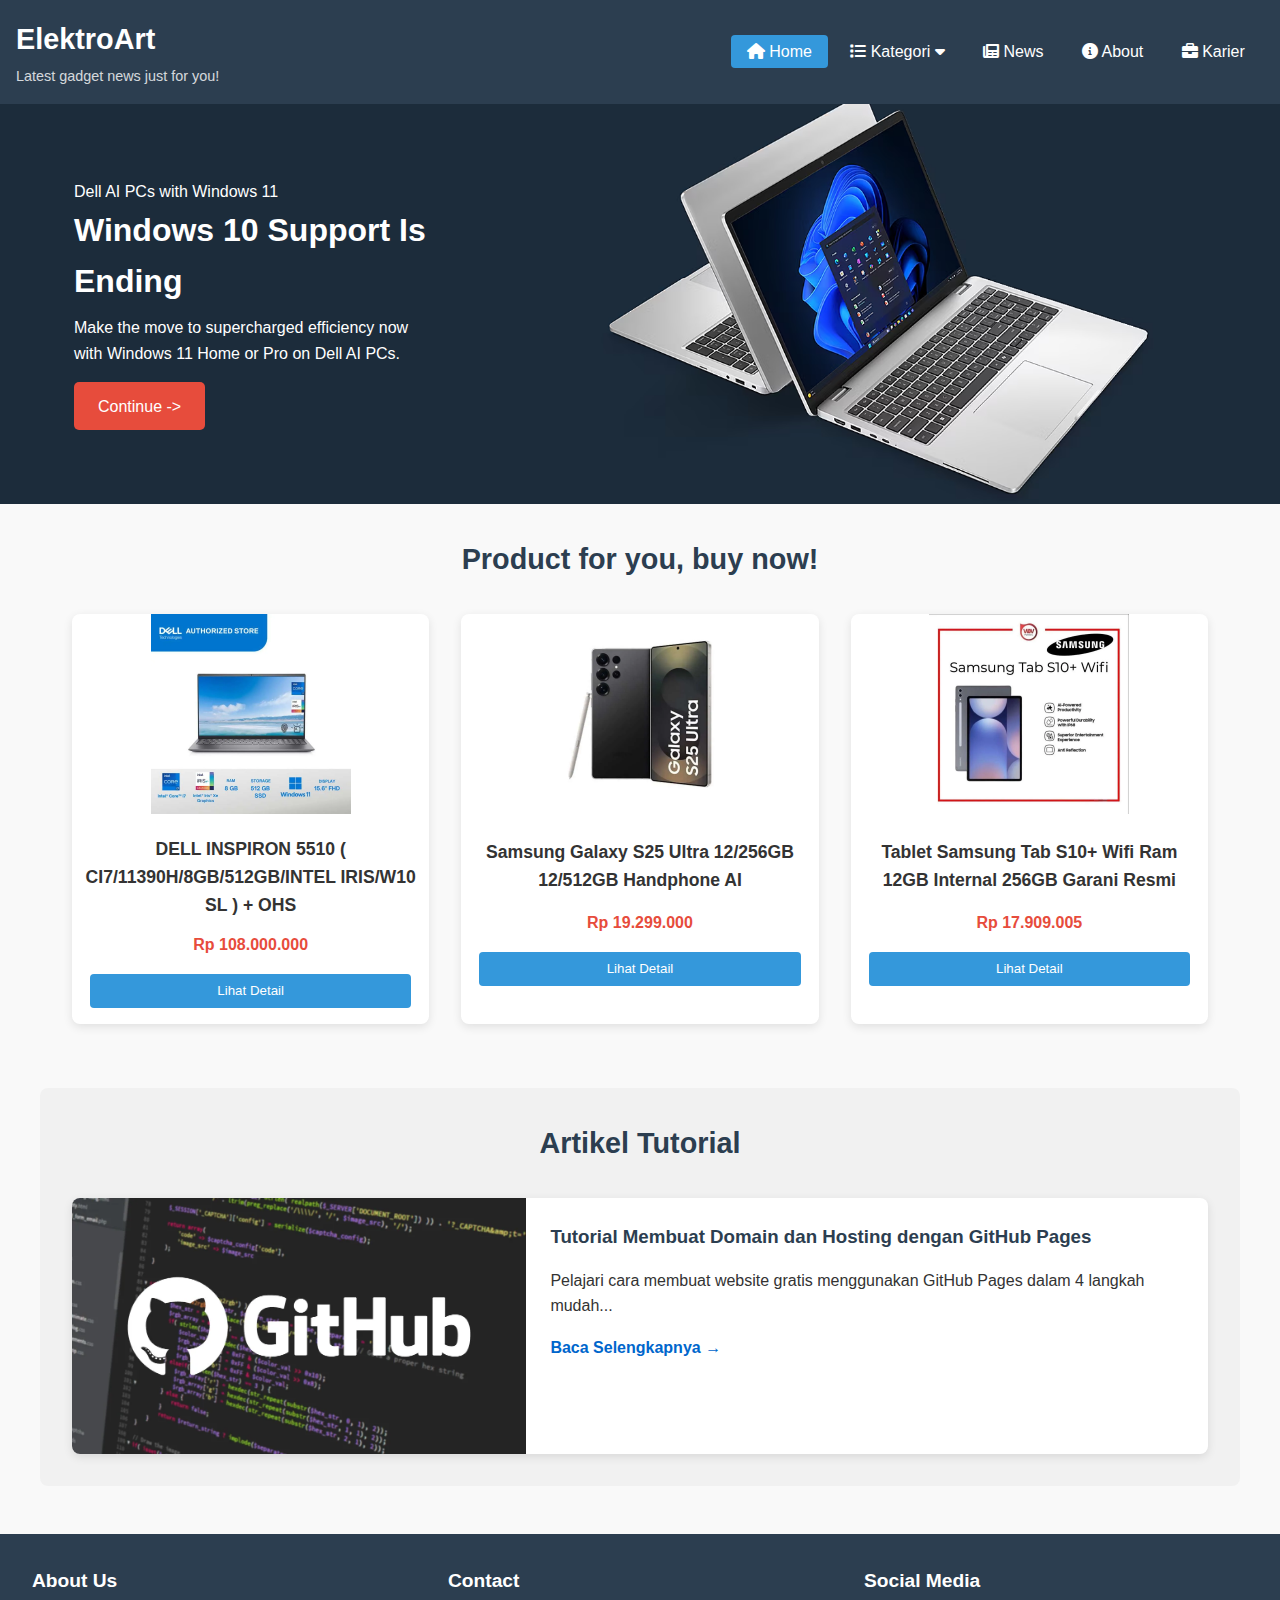
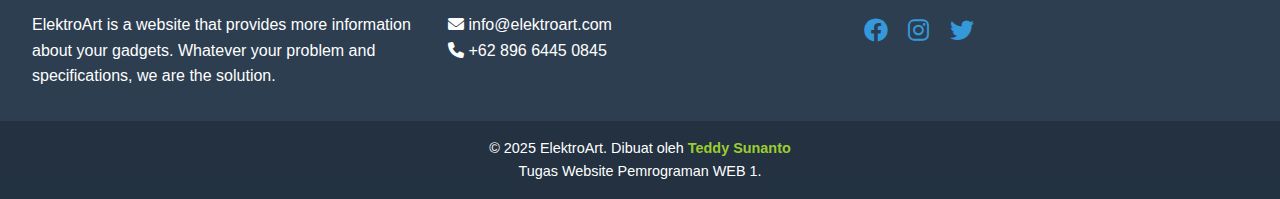
<file: index.html>
<!DOCTYPE html>
<html lang="id">
<head>
    <meta charset="UTF-8">
    <meta name="viewport" content="width=device-width, initial-scale=1.0">
    <title>ElektroArt</title>
    <link rel="stylesheet" href="css/style.css">
    <link rel="stylesheet" href="https://cdnjs.cloudflare.com/ajax/libs/font-awesome/6.0.0/css/all.min.css">
</head>
<body>
    <header>
        <div class="logo">
            <h1>ElektroArt</h1>
            <p>Latest gadget news just for you!</p>
        </div>
        <nav>
            <ul>
                <li><a href="index.html" class="active"><i class="fas fa-home"></i> Home</a></li>
                <li class="dropdown">
                    <a href="javascript:void(0)"><i class="fas fa-list"></i> Kategori <i class="fas fa-caret-down"></i></a>
                    <div class="dropdown-content">
                        <a href="maintenance.html">Laptop</a>
                        <a href="maintenance.html">Handphone</a>
                        <a href="maintenance.html">Tablet</a>
                    </div>
                </li>
                <li><a href="news.html"><i class="fas fa-newspaper"></i> News</a></li>
                <li><a href="about.html"><i class="fas fa-info-circle"></i> About</a></li>
                <li><a href="career.html"><i class="fas fa-briefcase"></i> Karier</a></li>
            </ul>
        </nav>
        <div class="hamburger-menu">
            <i class="fas fa-bars"></i>
        </div>
    </header>

    <section class="banner">
        <img src="assets/images/dell-banner.png" alt="Promo Laptop Terbaru">
        <div class="banner-text">
            <p>Dell AI PCs with Windows 11</p>
            <h2>Windows 10 Support Is <br> Ending</h2>
            <p>Make the move to supercharged efficiency now <br>
                with Windows 11 Home or Pro on Dell AI PCs.
            </p>
            <a href="dell-windows.html" class="btn">Continue -></a>
        </div>
    </section>

    <section class="featured">
        <h2>Product for you, buy now!</h2>
        <div class="products">
            <div class="product-card">
                <img src="assets/images/dell_dell_inspiron_5510.png" alt="Laptop Gaming">
                <h3>DELL INSPIRON 5510 ( CI7/11390H/8GB/512GB/INTEL IRIS/W10 SL ) + OHS</h3>
                <p>Rp 108.000.000</p>
                <button onclick="location.href='https://www.blibli.com/p/dell-inspiron-5510-ci7-11390h-8gb-512gb-intel-iris-w10-sl-ohs/ps--DES-26029-01002'">Lihat Detail</button>
            </div>
            <div class="product-card">
                <img src="assets/images/samsung_samsung_s25_ultra.png" alt="Smartphone Flagship">
                <h3>Samsung Galaxy S25 Ultra 12/256GB 12/512GB Handphone AI</h3>
                <p>Rp 19.299.000</p>
                <button onclick="location.href='https://www.blibli.com/p/samsung-galaxy-s25-ultra-12-256gb-12-512gb-handphone-ai/is--SAM-60090-00835-00004'">Lihat Detail</button>
            </div>
            <div class="product-card">
                <img src="assets/images/samsung_tablet_samsung_tab_s10.png" alt="Tablet Premium">
                <h3>Tablet Samsung Tab S10+ Wifi Ram 12GB Internal 256GB Garani Resmi</h3>
                <p>Rp 17.909.005</p>
                <button onclick="location.href='https://www.blibli.com/p/tablet-samsung-tab-s10-wifi-ram-12gb-internal-256gb-garani-resmi/ps--WWP-70004-01485'">Lihat Detail</button>
            </div>
        </div>
    </section>

    <section class="tutorial-section">
        <h2>Artikel Tutorial</h2>
        <div class="tutorial-card">
            <img src="assets/images/github.png" alt="GitHub Tutorial">
            <div class="tutorial-content">
                <h3>Tutorial Membuat Domain dan Hosting dengan GitHub Pages</h3>
                <p>Pelajari cara membuat website gratis menggunakan GitHub Pages dalam 4 langkah mudah...</p>
                <a href="tutorial-github.html" class="read-more">Baca Selengkapnya →</a>
            </div>
        </div>
    </section>

    <footer>
        <div class="footer-content">
            <div class="footer-section">
                <h3>About Us</h3>
                <p>ElektroArt is a website that provides more information about your gadgets. Whatever your problem and specifications, we are the solution.</p>
            </div>
            <div class="footer-section">
                <h3>Contact</h3>
                <p><i class="fas fa-envelope"></i> info@elektroart.com</p>
                <p><i class="fas fa-phone"></i> +62 896 6445 0845</p>
            </div>
            <div class="footer-section">
                <h3>Social Media</h3>
                <a href="https://web.facebook.com/" title="Facebook — ElektroArt"><i class="fab fa-facebook"></i></a>
                <a href="https://www.instagram.com/" title="Instagram — ElektroArt"><i class="fab fa-instagram"></i></a>
                <a href="https://x.com/home" title="X (Twitter) — ElektroArt"><i class="fab fa-twitter"></i></a>
            </div>
        </div>
        <div class="footer-bottom">
            <p>&copy; 2025 ElektroArt. Dibuat oleh <a href="about.html" class="author-link"> Teddy Sunanto </a><br> Tugas Website Pemrograman WEB 1.</p>
        </div>
    </footer>

    <script src="js/main.js"></script>
</body>
</html>
</file>
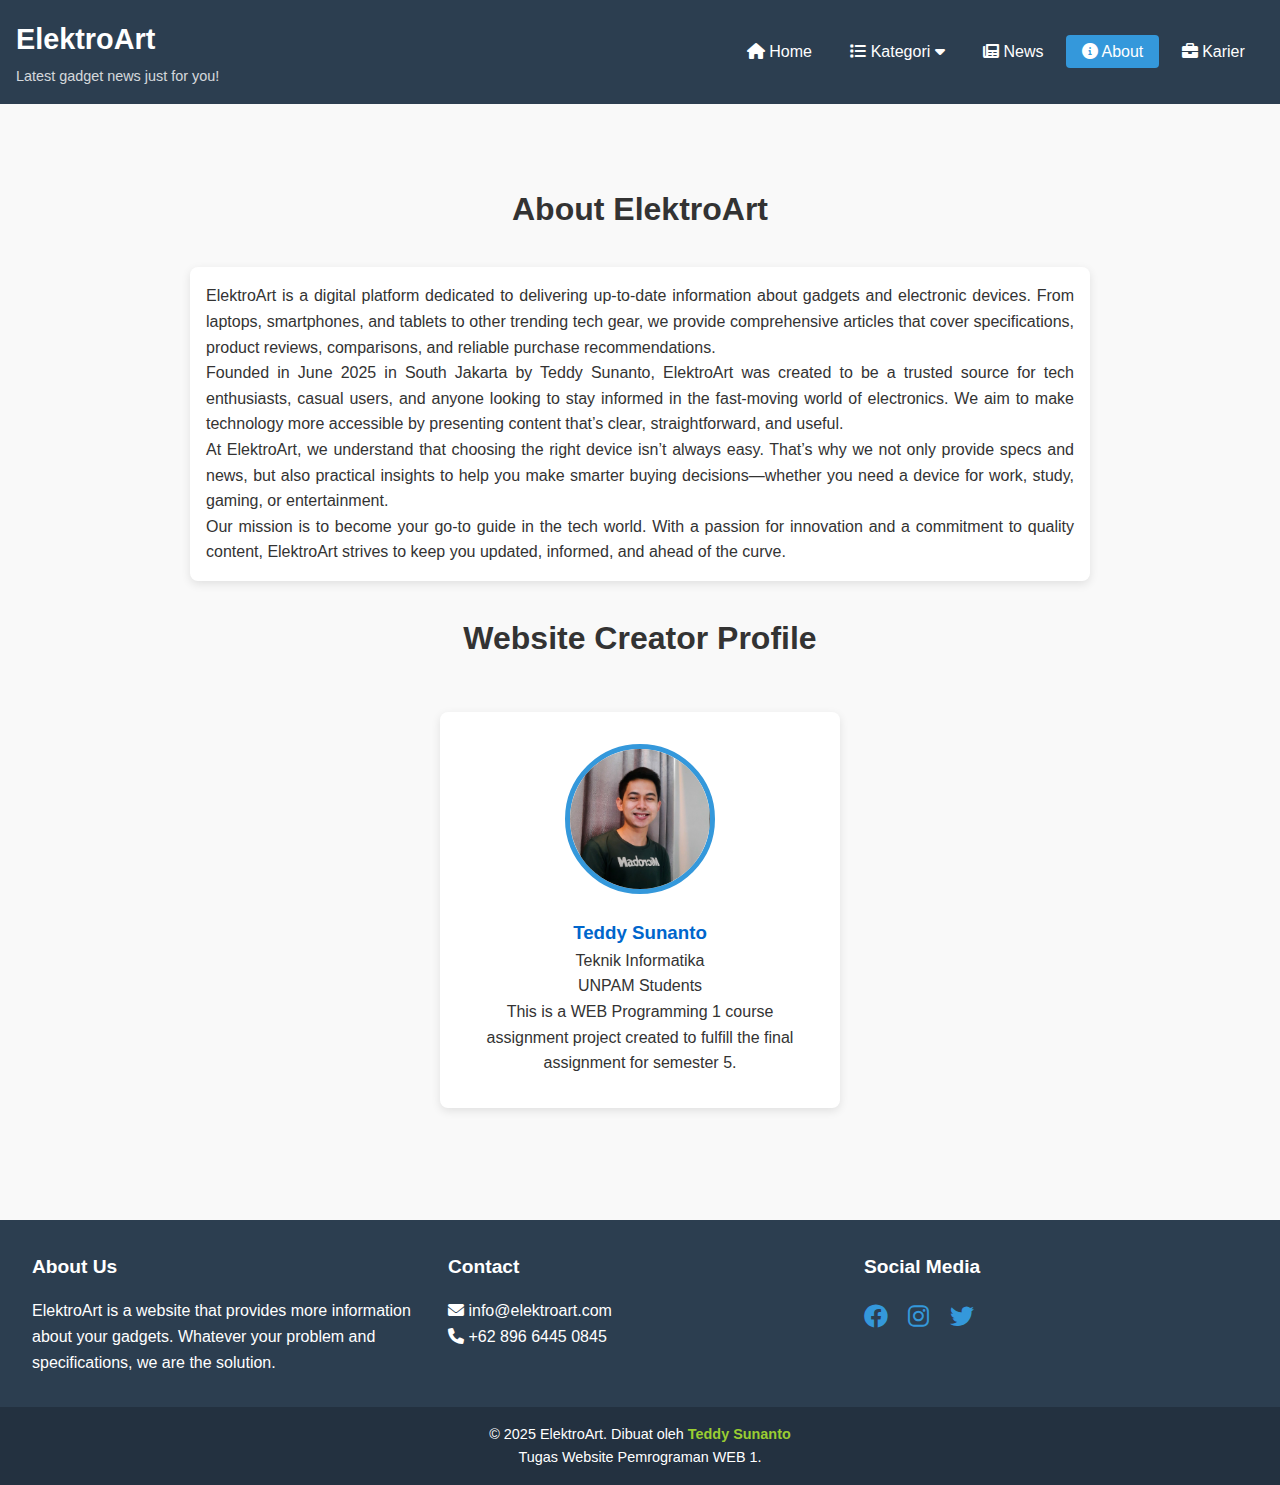
<file: about.html>
<!DOCTYPE html>
<html lang="id">
<head>
    <meta charset="UTF-8">
    <meta name="viewport" content="width=device-width, initial-scale=1.0">
    <title>Tentang Kami - ElektroShop</title>
    <link rel="stylesheet" href="css/style.css">
    <link rel="stylesheet" href="https://cdnjs.cloudflare.com/ajax/libs/font-awesome/6.0.0/css/all.min.css">
</head>
<body>
    <!-- Header sama seperti index.html -->
         <header>
        <div class="logo">
            <h1>ElektroArt</h1>
            <p>Latest gadget news just for you!</p>
        </div>
        <nav>
            <ul>
                <li><a href="index.html" class="active"><i class="fas fa-home"></i> Home</a></li>
                <li class="dropdown">
                    <a href="javascript:void(0)"><i class="fas fa-list"></i> Kategori <i class="fas fa-caret-down"></i></a>
                    <div class="dropdown-content">
                        <a href="maintenance.html">Laptop</a>
                        <a href="maintenance.html">Handphone</a>
                        <a href="maintenance.html">Tablet</a>
                    </div>
                </li>
                <li><a href="news.html"><i class="fas fa-newspaper"></i> News</a></li>
                <li><a href="about.html"><i class="fas fa-info-circle"></i> About</a></li>
                <li><a href="career.html"><i class="fas fa-briefcase"></i> Karier</a></li>
            </ul>
        </nav>
        <div class="hamburger-menu">
            <i class="fas fa-bars"></i>
        </div>
    </header>

    <main class="about-page">
        <section class="about-section">
            <h1 class="page-title">About ElektroArt</h1>
            <div class="about-isi">
            <p>ElektroArt is a digital platform dedicated to delivering up-to-date information about gadgets and electronic devices. From laptops, smartphones, and tablets to other trending tech gear, we provide comprehensive articles that cover specifications, product reviews, comparisons, and reliable purchase recommendations.</p>
            <p>Founded in June 2025 in South Jakarta by Teddy Sunanto, ElektroArt was created to be a trusted source for tech enthusiasts, casual users, and anyone looking to stay informed in the fast-moving world of electronics. We aim to make technology more accessible by presenting content that’s clear, straightforward, and useful.</p>
            <p>At ElektroArt, we understand that choosing the right device isn’t always easy. That’s why we not only provide specs and news, but also practical insights to help you make smarter buying decisions—whether you need a device for work, study, gaming, or entertainment.</p>
            <p>Our mission is to become your go-to guide in the tech world. With a passion for innovation and a commitment to quality content, ElektroArt strives to keep you updated, informed, and ahead of the curve.</p>
            </div>
        </section>
        
        <section class="profile-section">
            <h1 class="page-title">Website Creator Profile</h1>
            <div class="profile-card">
                <img src="assets/images/Profil.jpeg" alt="Profil Pembuat">
                <h3><a href="https://www.linkedin.com/in/teddy-sunanto/">Teddy Sunanto</a></h3>
                <p>Teknik Informatika</p>
                <p>UNPAM Students</p>
                <p>This is a WEB Programming 1 course assignment project created to fulfill the final assignment for semester 5.</p>
            </div>
        </section>
    </main>

    <!-- Footer sama seperti index.html -->
    <footer>
        <div class="footer-content">
            <div class="footer-section">
                <h3>About Us</h3>
                <p>ElektroArt is a website that provides more information about your gadgets. Whatever your problem and specifications, we are the solution.</p>
            </div>
            <div class="footer-section">
                <h3>Contact</h3>
                <p><i class="fas fa-envelope"></i> info@elektroart.com</p>
                <p><i class="fas fa-phone"></i> +62 896 6445 0845</p>
            </div>
            <div class="footer-section">
                <h3>Social Media</h3>
                <a href="https://web.facebook.com/" title="Facebook — ElektroArt"><i class="fab fa-facebook"></i></a>
                <a href="https://www.instagram.com/" title="Instagram — ElektroArt"><i class="fab fa-instagram"></i></a>
                <a href="https://x.com/home" title="X (Twitter) — ElektroArt"><i class="fab fa-twitter"></i></a>
            </div>
        </div>
        <div class="footer-bottom">
            <p>&copy; 2025 ElektroArt. Dibuat oleh <a href="about.html" class="author-link"> Teddy Sunanto </a><br> Tugas Website Pemrograman WEB 1.</p>
        </div>
    </footer>
   
    <script src="js/main.js"></script>
</body>
</html>
</file>
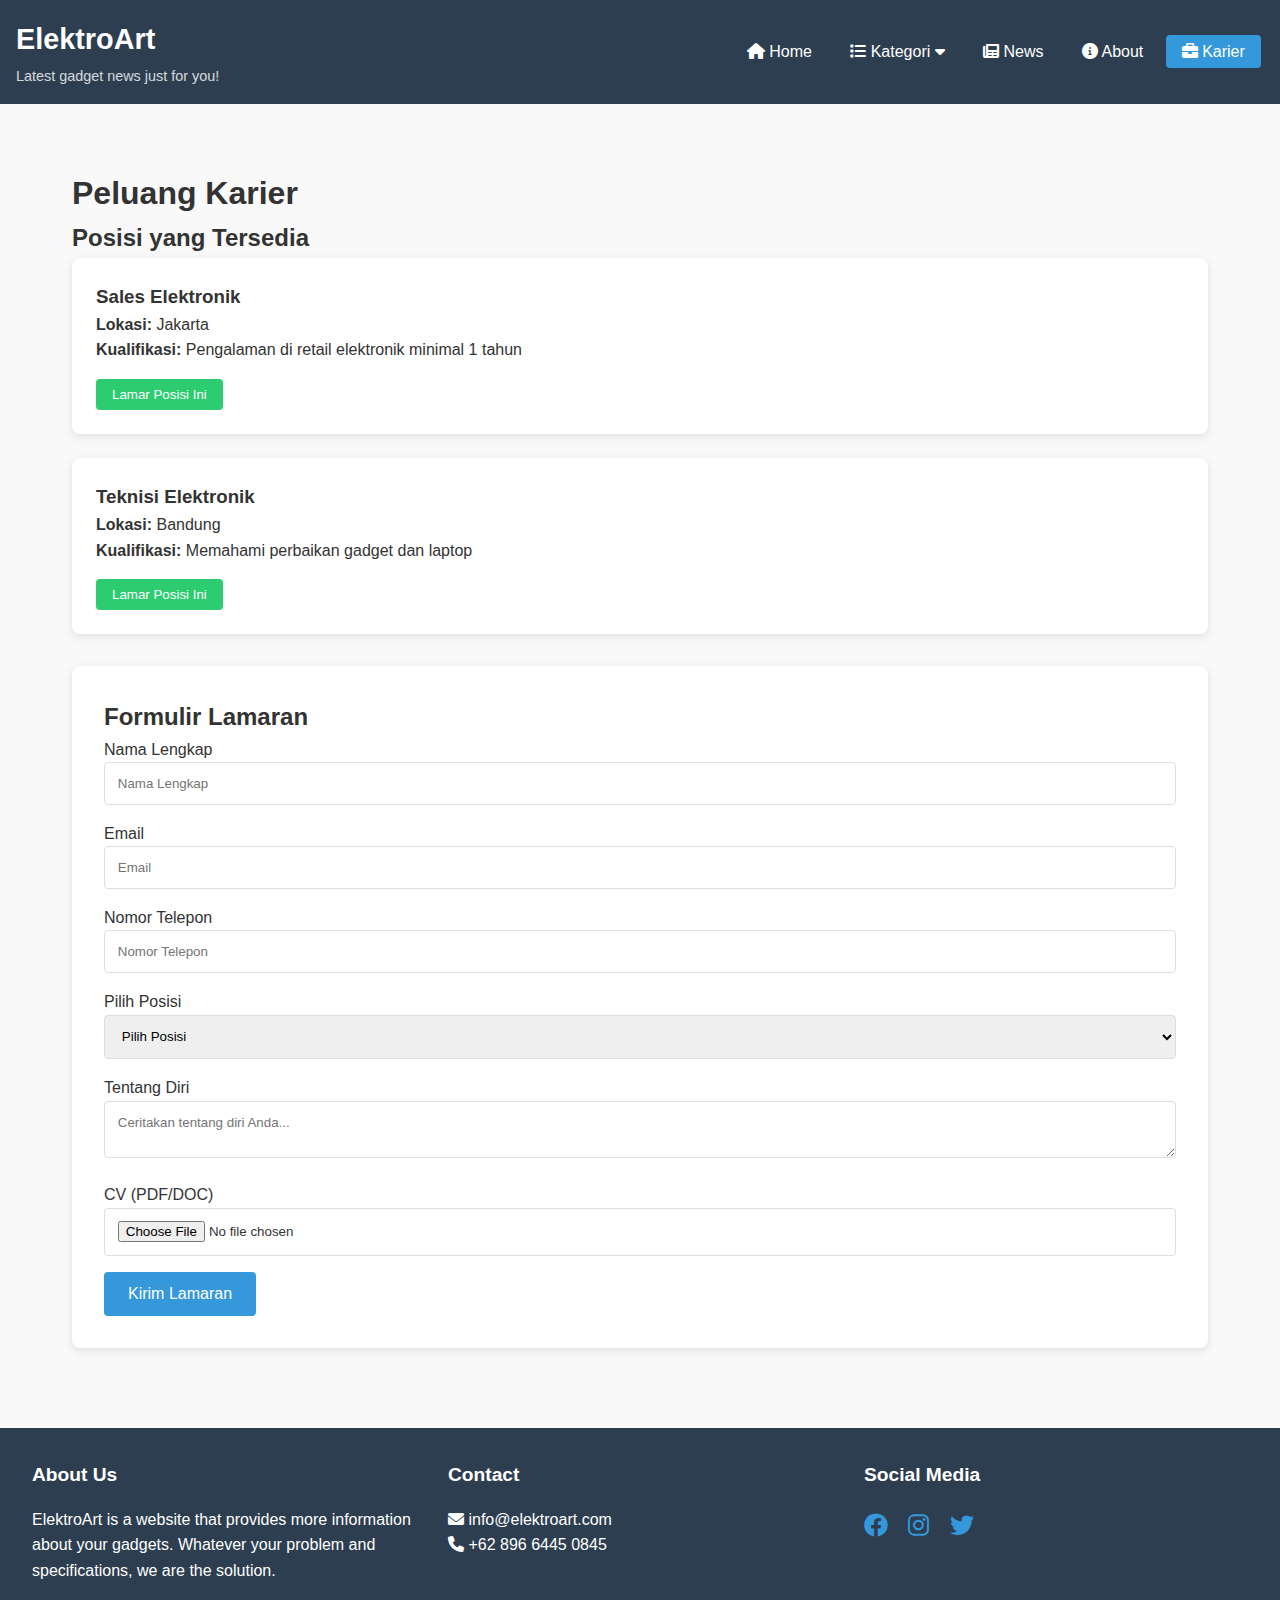
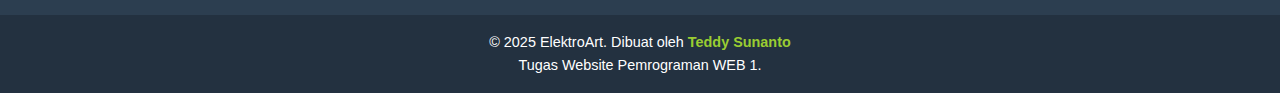
<file: career.html>
<!DOCTYPE html>
<html lang="id">
<head>
    <meta charset="UTF-8">
    <meta name="viewport" content="width=device-width, initial-scale=1.0">
    <title>Peluang Karier - ElektroShop</title>
    <link rel="stylesheet" href="css/style.css">
    <link rel="stylesheet" href="https://cdnjs.cloudflare.com/ajax/libs/font-awesome/6.0.0/css/all.min.css">
</head>
<body>
    <!-- Header sama seperti index.html -->
         <header>
        <div class="logo">
            <h1>ElektroArt</h1>
            <p>Latest gadget news just for you!</p>
        </div>
        <nav>
            <ul>
                <li><a href="index.html" class="active"><i class="fas fa-home"></i> Home</a></li>
                <li class="dropdown">
                    <a href="javascript:void(0)"><i class="fas fa-list"></i> Kategori <i class="fas fa-caret-down"></i></a>
                    <div class="dropdown-content">
                        <a href="maintenance.html">Laptop</a>
                        <a href="maintenance.html">Handphone</a>
                        <a href="maintenance.html">Tablet</a>
                    </div>
                </li>
                <li><a href="news.html"><i class="fas fa-newspaper"></i> News</a></li>
                <li><a href="about.html"><i class="fas fa-info-circle"></i> About</a></li>
                <li><a href="career.html"><i class="fas fa-briefcase"></i> Karier</a></li>
            </ul>
        </nav>
        <div class="hamburger-menu">
            <i class="fas fa-bars"></i>
        </div>
    </header>

    <main class="career-page">
        <h1>Peluang Karier</h1>
        
        <section class="job-openings">
            <h2>Posisi yang Tersedia</h2>
            
            <div class="job-card">
                <h3>Sales Elektronik</h3>
                <p><strong>Lokasi:</strong> Jakarta</p>
                <p><strong>Kualifikasi:</strong> Pengalaman di retail elektronik minimal 1 tahun</p>
                <button class="apply-btn" onclick="location.href='maintenance.html'">Lamar Posisi Ini</button>
            </div>
            
            <div class="job-card">
                <h3>Teknisi Elektronik</h3>
                <p><strong>Lokasi:</strong> Bandung</p>
                <p><strong>Kualifikasi:</strong> Memahami perbaikan gadget dan laptop</p>
                <button class="apply-btn" onclick="location.href='maintenance.html'">Lamar Posisi Ini</button>
            </div>
        </section>
        
        <section class="application-form">
            <h2>Formulir Lamaran</h2>
            <form>
                <label for="fullname">Nama Lengkap</label>
                <input id="fullname" name="fullname" type="text" placeholder="Nama Lengkap" required>

                <label for="email">Email</label>
                <input id="email" name="email" type="email" placeholder="Email" required>

                <label for="phone">Nomor Telepon</label>
                <input id="phone" name="phone" type="tel" placeholder="Nomor Telepon">

                <label for="position">Pilih Posisi</label>
                <select id="position" name="position" required>
                    <option value="">Pilih Posisi</option>
                    <option value="sales">Sales Elektronik</option>
                    <option value="technician">Teknisi Elektronik</option>
                </select>

                <label for="cover">Tentang Diri</label>
                <textarea id="cover" name="cover" placeholder="Ceritakan tentang diri Anda..."></textarea>

                <label for="resume">CV (PDF/DOC)</label>
                <input id="resume" name="resume" type="file" accept=".pdf,.doc,.docx">

                <button type="submit">Kirim Lamaran</button>
            </form>
        </section>
    </main>

    <!-- Footer sama seperti index.html -->
     <footer>
        <div class="footer-content">
            <div class="footer-section">
                <h3>About Us</h3>
                <p>ElektroArt is a website that provides more information about your gadgets. Whatever your problem and specifications, we are the solution.</p>
            </div>
            <div class="footer-section">
                <h3>Contact</h3>
                <p><i class="fas fa-envelope"></i> info@elektroart.com</p>
                <p><i class="fas fa-phone"></i> +62 896 6445 0845</p>
            </div>
            <div class="footer-section">
                <h3>Social Media</h3>
                <a href="https://web.facebook.com/" title="Facebook — ElektroArt"><i class="fab fa-facebook"></i></a>
                <a href="https://www.instagram.com/" title="Instagram — ElektroArt"><i class="fab fa-instagram"></i></a>
                <a href="https://x.com/home" title="X (Twitter) — ElektroArt"><i class="fab fa-twitter"></i></a>
            </div>
        </div>
        <div class="footer-bottom">
            <p>&copy; 2025 ElektroArt. Dibuat oleh <a href="about.html" class="author-link"> Teddy Sunanto </a><br> Tugas Website Pemrograman WEB 1.</p>
        </div>
    </footer>

    <script src="js/main.js"></script>
</body>
</html>
</file>
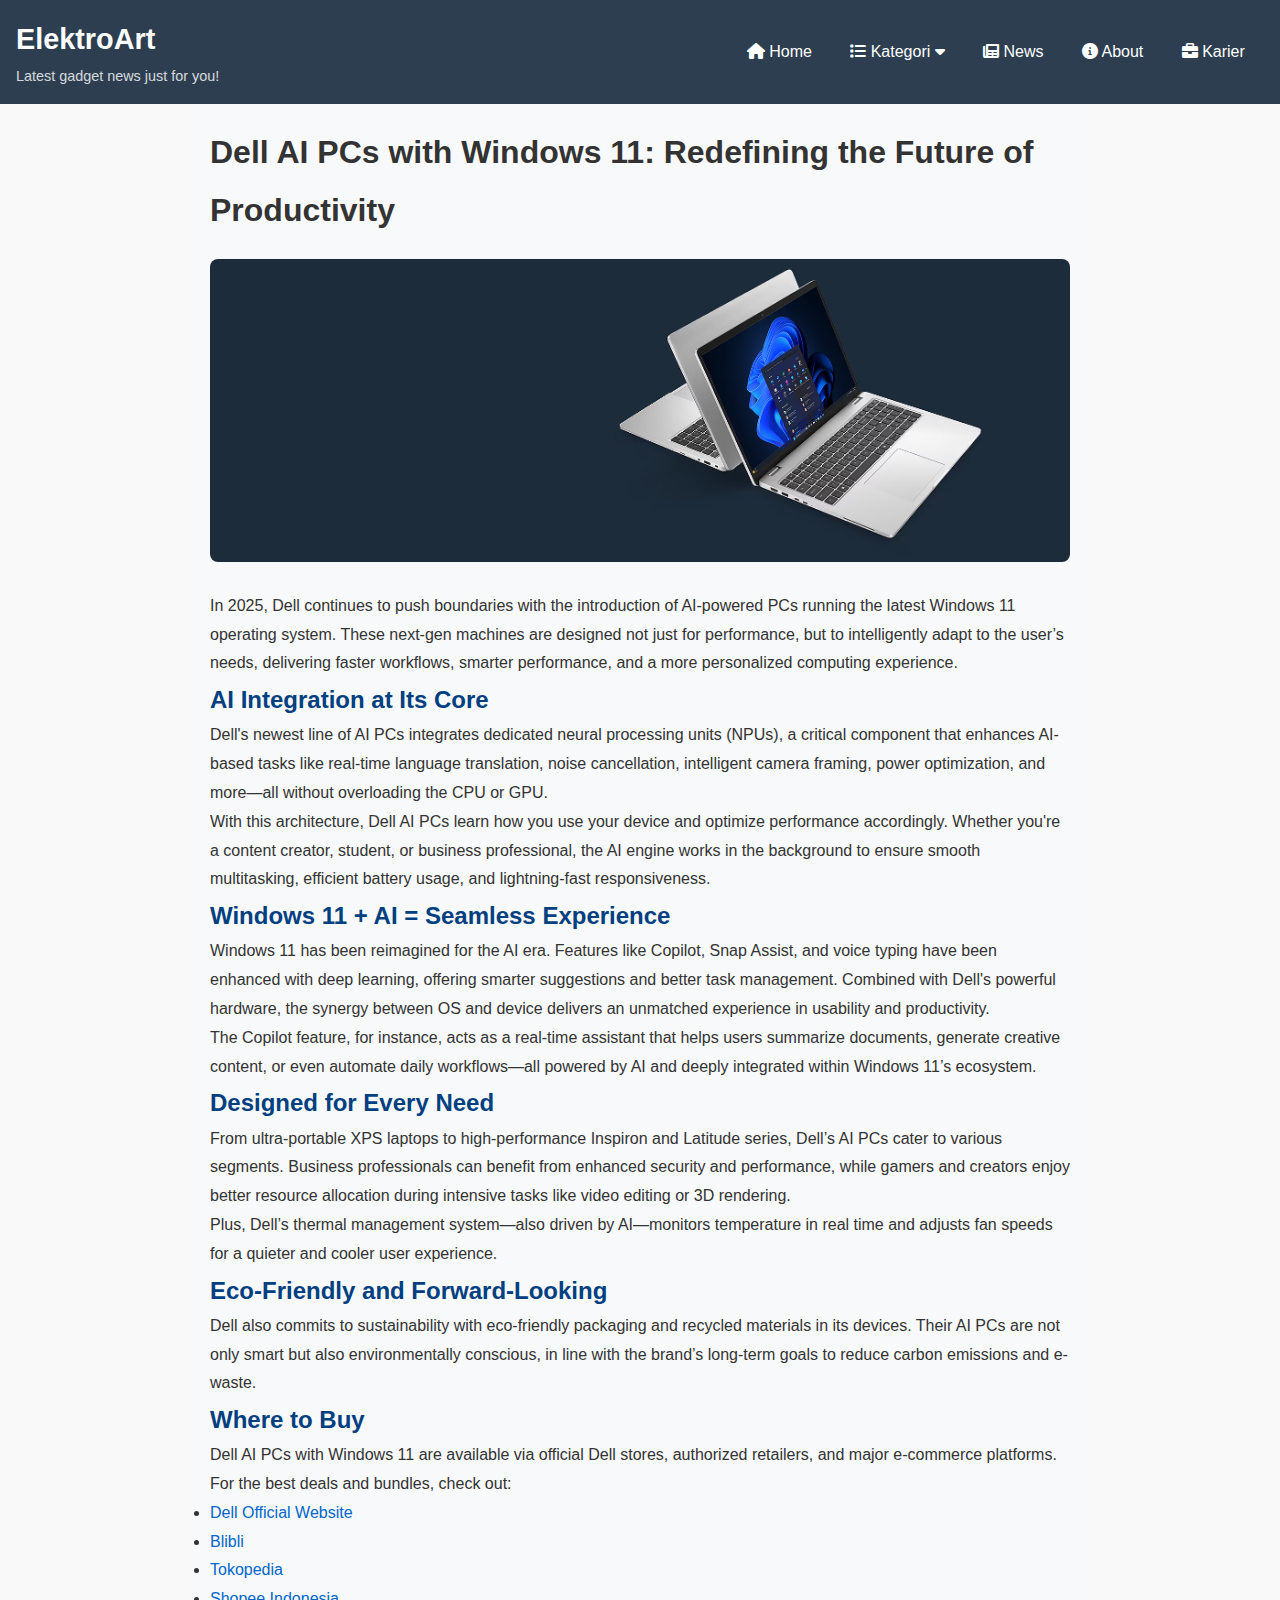
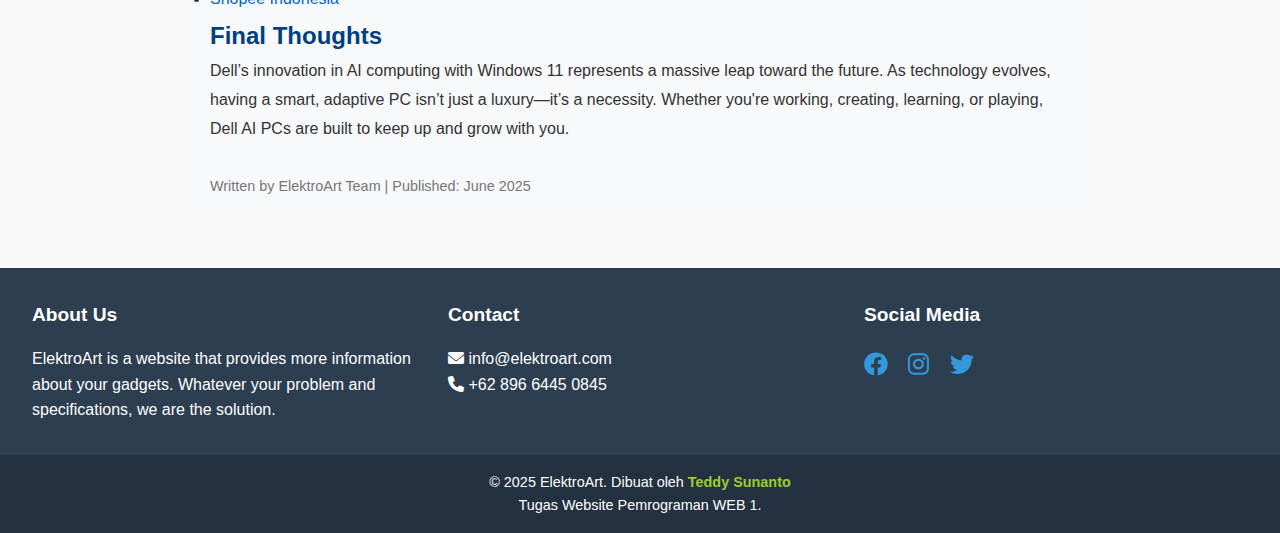
<file: dell-windows.html>
<!DOCTYPE html>
<html lang="en">
<head>
  <meta charset="UTF-8">
  <meta name="viewport" content="width=device-width, initial-scale=1">
  <title>Dell AI PCs with Windows 11</title>
  <link rel="stylesheet" href="css/style.css">
  <link rel="stylesheet" href="https://cdnjs.cloudflare.com/ajax/libs/font-awesome/6.0.0/css/all.min.css">
  <style>
    article {
      font-family: Arial, sans-serif;
      line-height: 1.8;
      background-color: #f8f9fa;
      color: #333;
      padding: 20px;
      max-width: 900px;
      margin: auto;
    }

    .article h1, h2 {
      color: #004080;
    }

    img {
      max-width: 100%;
      height: auto;
      margin: 20px 0;
      border-radius: 8px;
    }

    .article p {
      text-align: justify;
    }

    .source {
      font-size: 0.9em;
      color: #777;
      margin-top: 30px;
    }
  </style>
</head>
<body>
    <!-- Header sama seperti index.html -->
         <header>
        <div class="logo">
            <h1>ElektroArt</h1>
            <p>Latest gadget news just for you!</p>
        </div>
        <nav>
            <ul>
                <li><a href="index.html" class="active"><i class="fas fa-home"></i> Home</a></li>
                <li class="dropdown">
                    <a href="javascript:void(0)"><i class="fas fa-list"></i> Kategori <i class="fas fa-caret-down"></i></a>
                    <div class="dropdown-content">
                        <a href="maintenance.html">Laptop</a>
                        <a href="maintenance.html">Handphone</a>
                        <a href="maintenance.html">Tablet</a>
                    </div>
                </li>
                <li><a href="news.html"><i class="fas fa-newspaper"></i> News</a></li>
                <li><a href="about.html"><i class="fas fa-info-circle"></i> About</a></li>
                <li><a href="career.html"><i class="fas fa-briefcase"></i> Karier</a></li>
            </ul>
        </nav>
        <div class="hamburger-menu">
            <i class="fas fa-bars"></i>
        </div>
    </header>
<article>
  <h1>Dell AI PCs with Windows 11: Redefining the Future of Productivity</h1>

  <img src="assets/images/dell-banner.png" alt="Dell AI PCs with Windows 11">

  <p>
    In 2025, Dell continues to push boundaries with the introduction of AI-powered PCs running the latest Windows 11 operating system. These next-gen machines are designed not just for performance, but to intelligently adapt to the user’s needs, delivering faster workflows, smarter performance, and a more personalized computing experience.
  </p>

  <h2>AI Integration at Its Core</h2>
  <p>
    Dell's newest line of AI PCs integrates dedicated neural processing units (NPUs), a critical component that enhances AI-based tasks like real-time language translation, noise cancellation, intelligent camera framing, power optimization, and more—all without overloading the CPU or GPU.
  </p>

  <p>
    With this architecture, Dell AI PCs learn how you use your device and optimize performance accordingly. Whether you're a content creator, student, or business professional, the AI engine works in the background to ensure smooth multitasking, efficient battery usage, and lightning-fast responsiveness.
  </p>

  <h2>Windows 11 + AI = Seamless Experience</h2>
  <p>
    Windows 11 has been reimagined for the AI era. Features like Copilot, Snap Assist, and voice typing have been enhanced with deep learning, offering smarter suggestions and better task management. Combined with Dell's powerful hardware, the synergy between OS and device delivers an unmatched experience in usability and productivity.
  </p>

  <p>
    The Copilot feature, for instance, acts as a real-time assistant that helps users summarize documents, generate creative content, or even automate daily workflows—all powered by AI and deeply integrated within Windows 11’s ecosystem.
  </p>

  <h2>Designed for Every Need</h2>
  <p>
    From ultra-portable XPS laptops to high-performance Inspiron and Latitude series, Dell’s AI PCs cater to various segments. Business professionals can benefit from enhanced security and performance, while gamers and creators enjoy better resource allocation during intensive tasks like video editing or 3D rendering.
  </p>

  <p>
    Plus, Dell’s thermal management system—also driven by AI—monitors temperature in real time and adjusts fan speeds for a quieter and cooler user experience.
  </p>

  <h2>Eco-Friendly and Forward-Looking</h2>
  <p>
    Dell also commits to sustainability with eco-friendly packaging and recycled materials in its devices. Their AI PCs are not only smart but also environmentally conscious, in line with the brand’s long-term goals to reduce carbon emissions and e-waste.
  </p>

  <h2>Where to Buy</h2>
  <p>
    Dell AI PCs with Windows 11 are available via official Dell stores, authorized retailers, and major e-commerce platforms. For the best deals and bundles, check out:
    <ul>
      <li><a href="https://www.dell.com" target="_blank" rel="noopener">Dell Official Website</a></li>
      <li><a href="https://www.blibli.com" target="_blank" rel="noopener">Blibli</a></li>
      <li><a href="https://www.tokopedia.com" target="_blank" rel="noopener">Tokopedia</a></li>
      <li><a href="https://www.shopee.co.id" target="_blank" rel="noopener">Shopee Indonesia</a></li>
    </ul>
  </p>

  <h2>Final Thoughts</h2>
  <p>
    Dell’s innovation in AI computing with Windows 11 represents a massive leap toward the future. As technology evolves, having a smart, adaptive PC isn’t just a luxury—it’s a necessity. Whether you're working, creating, learning, or playing, Dell AI PCs are built to keep up and grow with you.
  </p>

  <div class="source">
    Written by ElektroArt Team | Published: June 2025
  </div>
</article>
   <!-- Footer sama seperti index.html -->
     <footer>
        <div class="footer-content">
            <div class="footer-section">
                <h3>About Us</h3>
                <p>ElektroArt is a website that provides more information about your gadgets. Whatever your problem and specifications, we are the solution.</p>
            </div>
            <div class="footer-section">
                <h3>Contact</h3>
                <p><i class="fas fa-envelope"></i> info@elektroart.com</p>
                <p><i class="fas fa-phone"></i> +62 896 6445 0845</p>
            </div>
            <div class="footer-section">
                <h3>Social Media</h3>
                <a href="https://web.facebook.com/" title="Facebook — ElektroArt"><i class="fab fa-facebook"></i></a>
                <a href="https://www.instagram.com/" title="Instagram — ElektroArt"><i class="fab fa-instagram"></i></a>
                <a href="https://x.com/home" title="X (Twitter) — ElektroArt"><i class="fab fa-twitter"></i></a>
            </div>
        </div>
        <div class="footer-bottom">
            <p>&copy; 2025 ElektroArt. Dibuat oleh <a href="about.html" class="author-link"> Teddy Sunanto </a><br> Tugas Website Pemrograman WEB 1.</p>
        </div>
    </footer>
     <script src="js/main.js"></script>
</body>
</html>
</file>
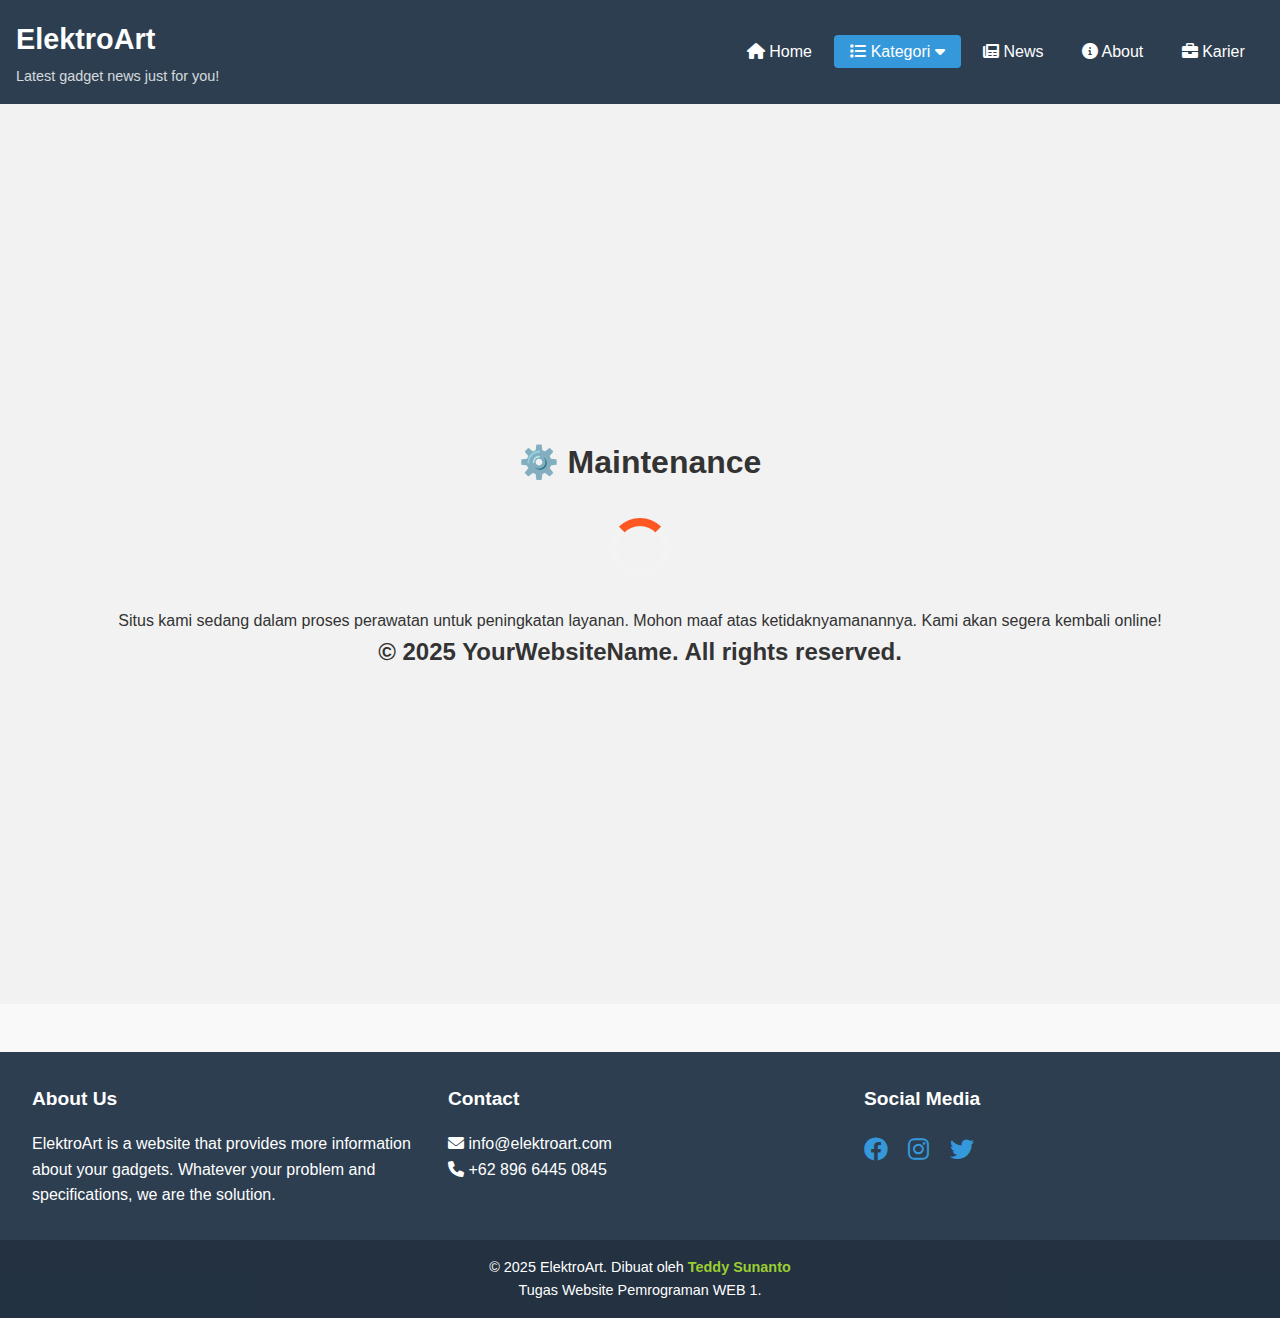
<file: maintenance.html>
<!DOCTYPE html>
<html lang="id">
<head>
  <meta charset="UTF-8" />
  <meta name="viewport" content="width=device-width, initial-scale=1.0" />
  <title>Situs Sedang Maintenance</title>
  <link rel="stylesheet" href="css/style.css">
  <link rel="stylesheet" href="https://cdnjs.cloudflare.com/ajax/libs/font-awesome/6.0.0/css/all.min.css">
  <style>
    article {
      background-color: #f2f2f2;
      color: #333;
      font-family: 'Segoe UI', Tahoma, Geneva, Verdana, sans-serif;
      display: flex;
      flex-direction: column;
      align-items: center;
      justify-content: center;
      height: 100vh;
      margin: 0;
      text-align: center;
    }
    .article h1 {
      font-size: 3em;
      color: #ff5722;
    }
    .article p {
      font-size: 1.2em;
      max-width: 600px;
    }
    .loader {
      border: 8px solid #f3f3f3;
      border-top: 8px solid #ff5722;
      border-radius: 50%;
      width: 60px;
      height: 60px;
      animation: spin 1s linear infinite;
      margin: 30px 0;
    }
    @keyframes spin {
      0% { transform: rotate(0deg); }
      100% { transform: rotate(360deg); }
    }
    .article h2 {
      position: absolute;
      bottom: 20px;
      font-size: 0.9em;
      color: #888;
    }
  </style>
</head>
<body>
     <!-- Header sama seperti index.html -->
         <header>
        <div class="logo">
            <h1>ElektroArt</h1>
            <p>Latest gadget news just for you!</p>
        </div>
        <nav>
            <ul>
                <li><a href="index.html" class="active"><i class="fas fa-home"></i> Home</a></li>
                <li class="dropdown">
                    <a href="javascript:void(0)"><i class="fas fa-list"></i> Kategori <i class="fas fa-caret-down"></i></a>
                    <div class="dropdown-content">
                        <a href="#">Laptop</a>
                        <a href="#">Handphone</a>
                        <a href="#">Tablet</a>
                    </div>
                </li>
                <li><a href="news.html"><i class="fas fa-newspaper"></i> News</a></li>
                <li><a href="about.html"><i class="fas fa-info-circle"></i> About</a></li>
                <li><a href="career.html"><i class="fas fa-briefcase"></i> Karier</a></li>
            </ul>
        </nav>
        <div class="hamburger-menu">
            <i class="fas fa-bars"></i>
        </div>
    </header>

    <article>
  <h1>⚙️ Maintenance</h1>
  <div class="loader"></div>
  <p>Situs kami sedang dalam proses perawatan untuk peningkatan layanan. Mohon maaf atas ketidaknyamanannya. Kami akan segera kembali online!</p>
  <h2>&copy; 2025 YourWebsiteName. All rights reserved.</h2>
    </article>

    <!-- Footer sama seperti index.html -->
     <footer>
        <div class="footer-content">
            <div class="footer-section">
                <h3>About Us</h3>
                <p>ElektroArt is a website that provides more information about your gadgets. Whatever your problem and specifications, we are the solution.</p>
            </div>
            <div class="footer-section">
                <h3>Contact</h3>
                <p><i class="fas fa-envelope"></i> info@elektroart.com</p>
                <p><i class="fas fa-phone"></i> +62 896 6445 0845</p>
            </div>
            <div class="footer-section">
                <h3>Social Media</h3>
                <a href="https://web.facebook.com/" title="Facebook — ElektroArt"><i class="fab fa-facebook"></i></a>
                <a href="https://www.instagram.com/" title="Instagram — ElektroArt"><i class="fab fa-instagram"></i></a>
                <a href="https://x.com/home" title="X (Twitter) — ElektroArt"><i class="fab fa-twitter"></i></a>
            </div>
        </div>
        <div class="footer-bottom">
            <p>&copy; 2025 ElektroArt. Dibuat oleh <a href="about.html" class="author-link"> Teddy Sunanto </a><br> Tugas Website Pemrograman WEB 1.</p>
        </div>
    </footer>

    <script src="js/main.js"></script>
</body>
</html>
</file>
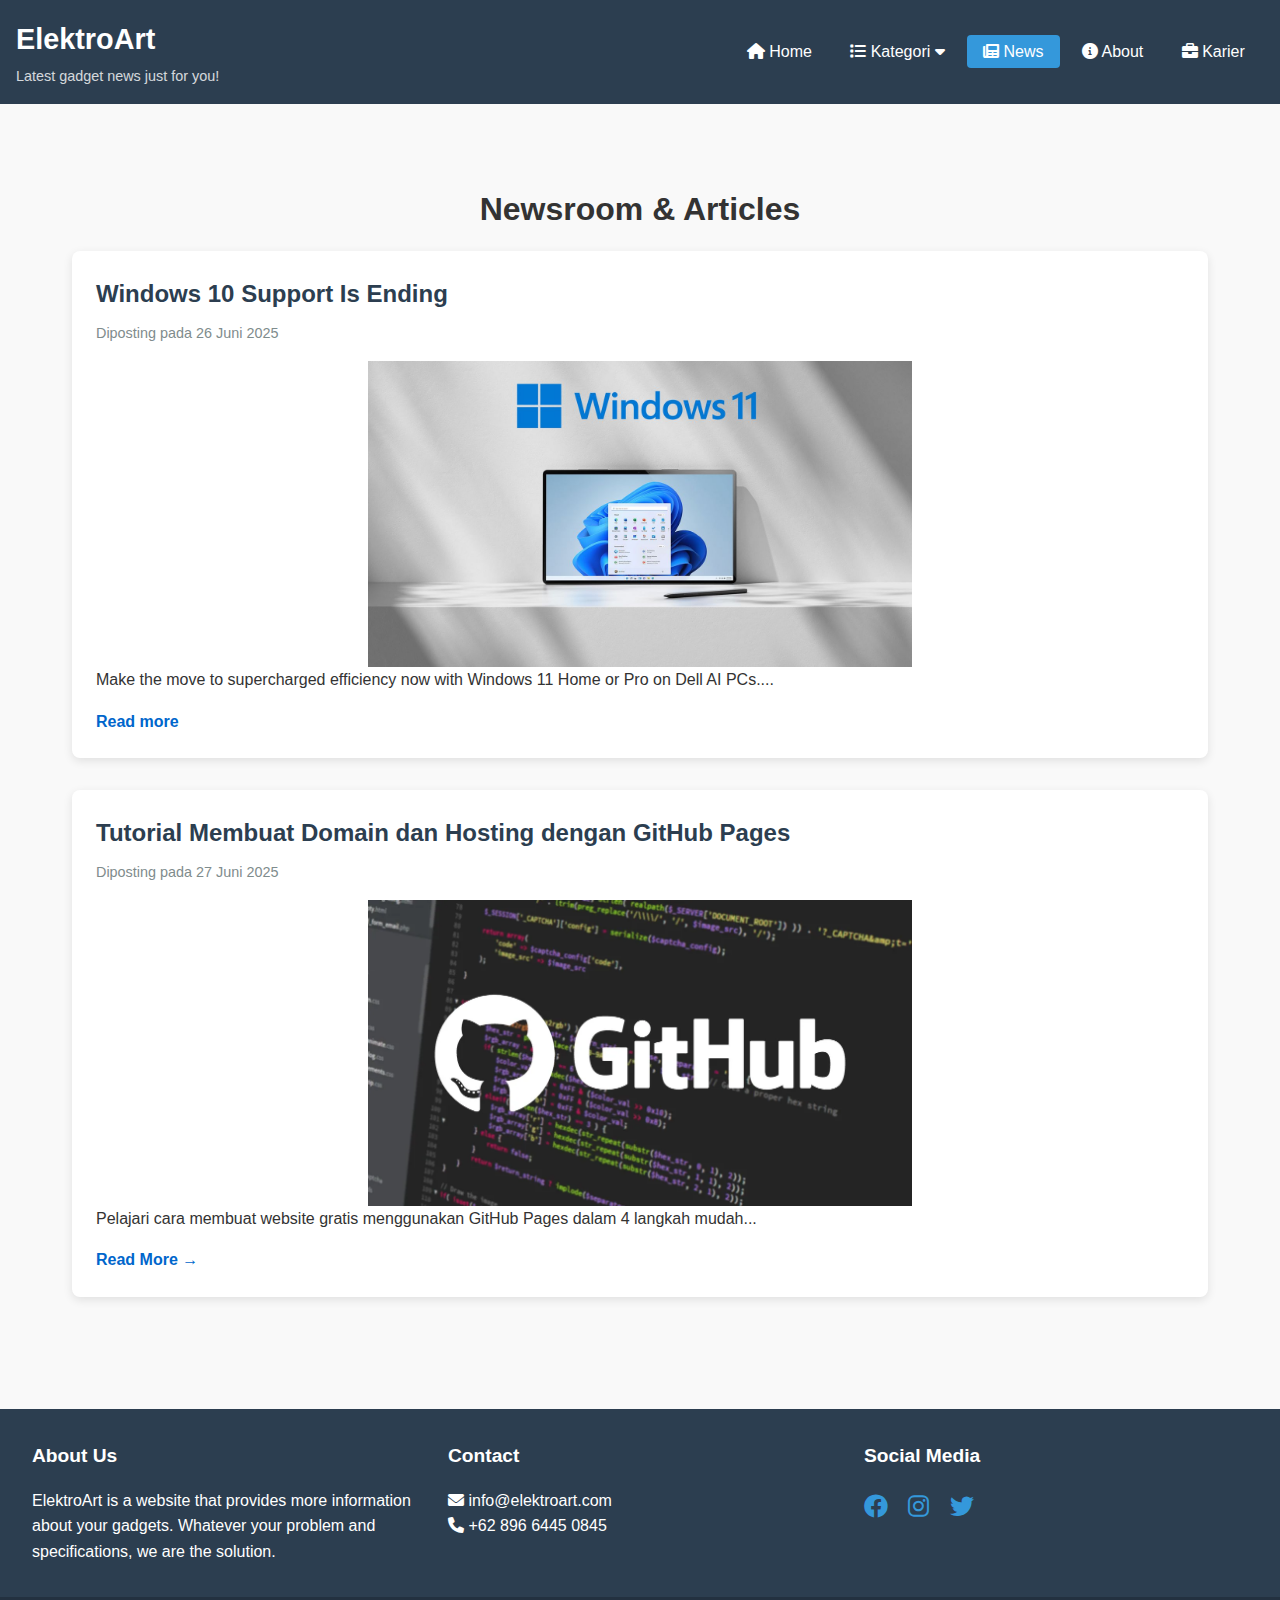
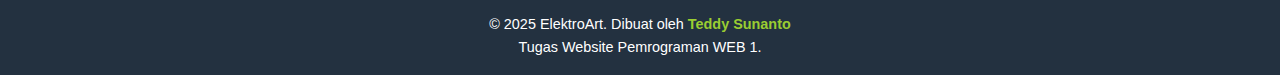
<file: news.html>
<!DOCTYPE html>
<html lang="id">
<head>
    <meta charset="UTF-8">
    <meta name="viewport" content="width=device-width, initial-scale=1.0">
    <title>Berita & Tutorial - ElektroShop</title>
    <link rel="stylesheet" href="css/style.css">
    <link rel="stylesheet" href="https://cdnjs.cloudflare.com/ajax/libs/font-awesome/6.0.0/css/all.min.css">
</head>
<body>
    <!-- Header sama seperti index.html -->
         <header>
        <div class="logo">
            <h1>ElektroArt</h1>
            <p>Latest gadget news just for you!</p>
        </div>
        <nav>
            <ul>
                <li><a href="index.html" class="active"><i class="fas fa-home"></i> Home</a></li>
                <li class="dropdown">
                    <a href="javascript:void(0)"><i class="fas fa-list"></i> Kategori <i class="fas fa-caret-down"></i></a>
                    <div class="dropdown-content">
                        <a href="maintenance.html">Laptop</a>
                        <a href="maintenance.html">Handphone</a>
                        <a href="maintenance.html">Tablet</a>
                    </div>
                </li>
                <li><a href="news.html"><i class="fas fa-newspaper"></i> News</a></li>
                <li><a href="about.html"><i class="fas fa-info-circle"></i> About</a></li>
                <li><a href="career.html"><i class="fas fa-briefcase"></i> Karier</a></li>
            </ul>
        </nav>
        <div class="hamburger-menu">
            <i class="fas fa-bars"></i>
        </div>
    </header>

    <main class="news-page">
        <h1 class="page-title">Newsroom & Articles</h1>
        
        <article class="news-article">
            <h2>Windows 10 Support Is Ending</h2>
            <p class="meta">Diposting pada 26 Juni 2025</p>
            <img src="assets/images/windows11main.jpg" alt="Review Laptop">
            <p>Make the move to supercharged efficiency now with Windows 11 Home or Pro on Dell AI PCs....</p>
            <a href="dell-windows.html" class="read-more">Read more</a>
        </article>
        
        <article id="github-tutorial" class="news-article tutorial">
            <h2>Tutorial Membuat Domain dan Hosting dengan GitHub Pages</h2>
            <p class="meta">Diposting pada 27 Juni 2025</p>
            <img src="assets/images/github.png" alt="GitHub Tutorial">
            <p>Pelajari cara membuat website gratis menggunakan GitHub Pages dalam 4 langkah mudah...</p>
            <a href="tutorial-github.html" class="read-more">Read More →</a>
        </article>
    </main>

    <!-- Footer sama seperti index.html -->
     <footer>
        <div class="footer-content">
            <div class="footer-section">
                <h3>About Us</h3>
                <p>ElektroArt is a website that provides more information about your gadgets. Whatever your problem and specifications, we are the solution.</p>
            </div>
            <div class="footer-section">
                <h3>Contact</h3>
                <p><i class="fas fa-envelope"></i> info@elektroart.com</p>
                <p><i class="fas fa-phone"></i> +62 896 6445 0845</p>
            </div>
            <div class="footer-section">
                <h3>Social Media</h3>
                <a href="https://web.facebook.com/" title="Facebook — ElektroArt"><i class="fab fa-facebook"></i></a>
                <a href="https://www.instagram.com/" title="Instagram — ElektroArt"><i class="fab fa-instagram"></i></a>
                <a href="https://x.com/home" title="X (Twitter) — ElektroArt"><i class="fab fa-twitter"></i></a>
            </div>
        </div>
        <div class="footer-bottom">
            <p>&copy; 2025 ElektroArt. Dibuat oleh <a href="about.html" class="author-link"> Teddy Sunanto </a><br> Tugas Website Pemrograman WEB 1.</p>
        </div>
    </footer>

    <script src="js/main.js"></script>
</body>
</html>
</file>
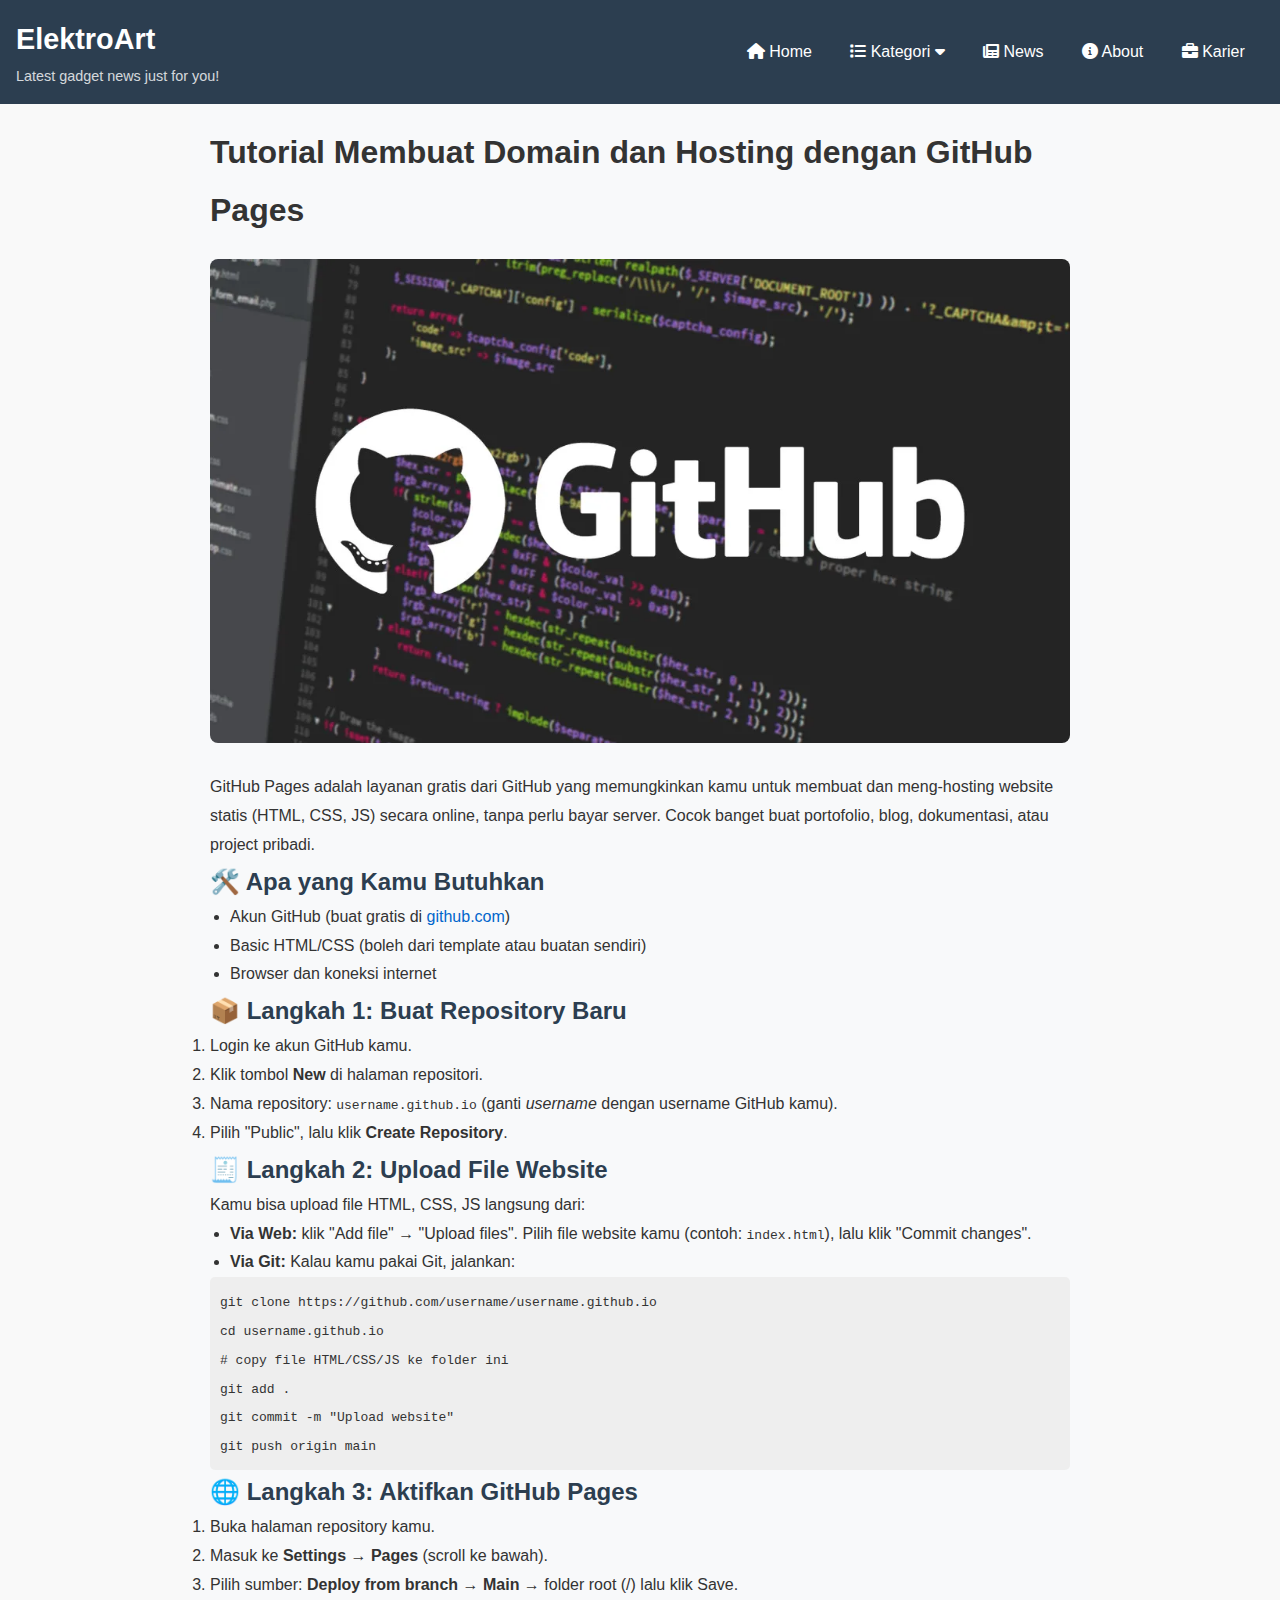
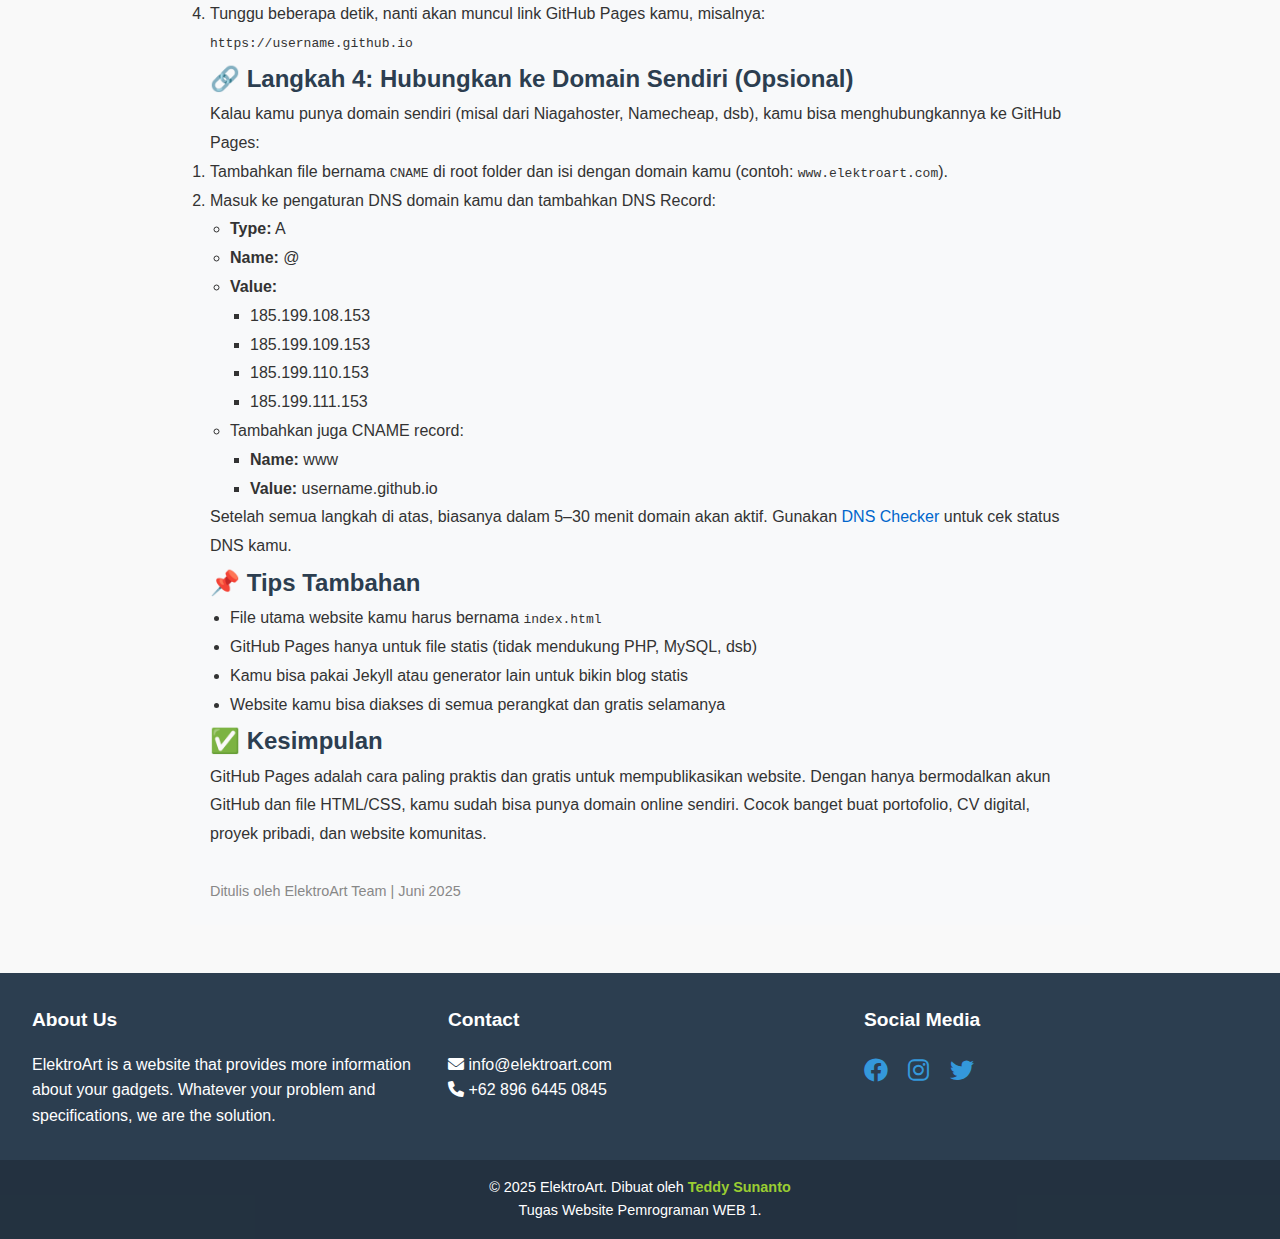
<file: tutorial-github.html>
<!DOCTYPE html>
<html lang="id">
<head>
  <meta charset="UTF-8">
  <meta name="viewport" content="width=device-width, initial-scale=1">
  <title>Tutorial Membuat Domain dan Hosting dengan GitHub Pages</title>
  <link rel="stylesheet" href="css/style.css">
  <link rel="stylesheet" href="https://cdnjs.cloudflare.com/ajax/libs/font-awesome/6.0.0/css/all.min.css">
  <style>
    article {
      font-family: 'Segoe UI', Tahoma, Geneva, Verdana, sans-serif;
      background-color: #f8f9fa;
      color: #333;
      max-width: 900px;
      margin: auto;
      padding: 20px;
      line-height: 1.8;
    }

    .article h1, h2 {
      color: #2c3e50;
    }

     img {
      max-width: 100%;
      height: auto;
      margin: 20px 0;
      border-radius: 8px;
    }

    pre {
      background: #eee;
      padding: 10px;
      border-radius: 5px;
      overflow-x: auto;
    }

    code {
      font-family: monospace;
    }

    ul {
      margin-left: 20px;
    }

    .source {
      font-size: 0.9em;
      color: #888;
      margin-top: 30px;
    }
  </style>
</head>
<body>
    <!-- Header sama seperti index.html -->
         <header>
        <div class="logo">
            <h1>ElektroArt</h1>
            <p>Latest gadget news just for you!</p>
        </div>
        <nav>
            <ul>
                <li><a href="index.html" class="active"><i class="fas fa-home"></i> Home</a></li>
                <li class="dropdown">
                    <a href="javascript:void(0)"><i class="fas fa-list"></i> Kategori <i class="fas fa-caret-down"></i></a>
                    <div class="dropdown-content">
                        <a href="maintenance.html">Laptop</a>
                        <a href="maintenance.html">Handphone</a>
                        <a href="maintenance.html">Tablet</a>
                    </div>
                </li>
                <li><a href="news.html"><i class="fas fa-newspaper"></i> News</a></li>
                <li><a href="about.html"><i class="fas fa-info-circle"></i> About</a></li>
                <li><a href="career.html"><i class="fas fa-briefcase"></i> Karier</a></li>
            </ul>
        </nav>
        <div class="hamburger-menu">
            <i class="fas fa-bars"></i>
        </div>
    </header>
<article>
  <h1>Tutorial Membuat Domain dan Hosting dengan GitHub Pages</h1>
  <img src="assets/images/github.png" alt="GitHub">
  <p>
    GitHub Pages adalah layanan gratis dari GitHub yang memungkinkan kamu untuk membuat dan meng-hosting website statis (HTML, CSS, JS) secara online, tanpa perlu bayar server. Cocok banget buat portofolio, blog, dokumentasi, atau project pribadi.
  </p>

  <h2>🛠️ Apa yang Kamu Butuhkan</h2>
  <ul>
    <li>Akun GitHub (buat gratis di <a href="https://github.com" target="_blank" rel="noopener">github.com</a>)</li>
    <li>Basic HTML/CSS (boleh dari template atau buatan sendiri)</li>
    <li>Browser dan koneksi internet</li>
  </ul>

  <h2>📦 Langkah 1: Buat Repository Baru</h2>
  <ol>
    <li>Login ke akun GitHub kamu.</li>
    <li>Klik tombol <strong>New</strong> di halaman repositori.</li>
    <li>Nama repository: <code>username.github.io</code> (ganti <i>username</i> dengan username GitHub kamu).</li>
    <li>Pilih "Public", lalu klik <strong>Create Repository</strong>.</li>
  </ol>

  <h2>🧾 Langkah 2: Upload File Website</h2>
  <p>
    Kamu bisa upload file HTML, CSS, JS langsung dari:
  </p>
  <ul>
    <li><strong>Via Web:</strong> klik "Add file" → "Upload files". Pilih file website kamu (contoh: <code>index.html</code>), lalu klik "Commit changes".</li>
    <li><strong>Via Git:</strong> Kalau kamu pakai Git, jalankan:
    </li>
  </ul>

  <pre><code>git clone https://github.com/username/username.github.io
cd username.github.io
# copy file HTML/CSS/JS ke folder ini
git add .
git commit -m "Upload website"
git push origin main</code></pre>

  <h2>🌐 Langkah 3: Aktifkan GitHub Pages</h2>
  <ol>
    <li>Buka halaman repository kamu.</li>
    <li>Masuk ke <strong>Settings</strong> → <strong>Pages</strong> (scroll ke bawah).</li>
    <li>Pilih sumber: <strong>Deploy from branch</strong> → <strong>Main</strong> → folder root (/) lalu klik Save.</li>
    <li>Tunggu beberapa detik, nanti akan muncul link GitHub Pages kamu, misalnya: <br>
      <code>https://username.github.io</code>
    </li>
  </ol>

  <h2>🔗 Langkah 4: Hubungkan ke Domain Sendiri (Opsional)</h2>
  <p>
    Kalau kamu punya domain sendiri (misal dari Niagahoster, Namecheap, dsb), kamu bisa menghubungkannya ke GitHub Pages:
  </p>
  <ol>
    <li>Tambahkan file bernama <code>CNAME</code> di root folder dan isi dengan domain kamu (contoh: <code>www.elektroart.com</code>).</li>
    <li>Masuk ke pengaturan DNS domain kamu dan tambahkan DNS Record:
      <ul>
        <li><strong>Type:</strong> A</li>
        <li><strong>Name:</strong> @</li>
        <li><strong>Value:</strong> 
          <ul>
            <li>185.199.108.153</li>
            <li>185.199.109.153</li>
            <li>185.199.110.153</li>
            <li>185.199.111.153</li>
          </ul>
        </li>
        <li>Tambahkan juga CNAME record:
          <ul>
            <li><strong>Name:</strong> www</li>
            <li><strong>Value:</strong> username.github.io</li>
          </ul>
        </li>
      </ul>
    </li>
  </ol>

  <p>Setelah semua langkah di atas, biasanya dalam 5–30 menit domain akan aktif. Gunakan <a href="https://dnschecker.org" target="_blank" rel="noopener">DNS Checker</a> untuk cek status DNS kamu.</p>

  <h2>📌 Tips Tambahan</h2>
  <ul>
    <li>File utama website kamu harus bernama <code>index.html</code></li>
    <li>GitHub Pages hanya untuk file statis (tidak mendukung PHP, MySQL, dsb)</li>
    <li>Kamu bisa pakai Jekyll atau generator lain untuk bikin blog statis</li>
    <li>Website kamu bisa diakses di semua perangkat dan gratis selamanya</li>
  </ul>

  <h2>✅ Kesimpulan</h2>
  <p>
    GitHub Pages adalah cara paling praktis dan gratis untuk mempublikasikan website. Dengan hanya bermodalkan akun GitHub dan file HTML/CSS, kamu sudah bisa punya domain online sendiri. Cocok banget buat portofolio, CV digital, proyek pribadi, dan website komunitas.
  </p>

  <div class="source">
    Ditulis oleh ElektroArt Team | Juni 2025
  </div>
</article>
<!-- Footer sama seperti index.html -->
     <footer>
        <div class="footer-content">
            <div class="footer-section">
                <h3>About Us</h3>
                <p>ElektroArt is a website that provides more information about your gadgets. Whatever your problem and specifications, we are the solution.</p>
            </div>
            <div class="footer-section">
                <h3>Contact</h3>
                <p><i class="fas fa-envelope"></i> info@elektroart.com</p>
                <p><i class="fas fa-phone"></i> +62 896 6445 0845</p>
            </div>
            <div class="footer-section">
                <h3>Social Media</h3>
                <a href="https://web.facebook.com/" title="Facebook — ElektroArt"><i class="fab fa-facebook"></i></a>
                <a href="https://www.instagram.com/" title="Instagram — ElektroArt"><i class="fab fa-instagram"></i></a>
                <a href="https://x.com/home" title="X (Twitter) — ElektroArt"><i class="fab fa-twitter"></i></a>
            </div>
        </div>
        <div class="footer-bottom">
            <p>&copy; 2025 ElektroArt. Dibuat oleh <a href="about.html" class="author-link"> Teddy Sunanto </a><br> Tugas Website Pemrograman WEB 1.</p>
        </div>
    </footer>

    <script src="js/main.js"></script>
</body>
</html>
</file>
<file: css/style.css>
/* Global Styles */
* {
    margin: 0;
    padding: 0;
    box-sizing: border-box;
    font-family: 'Segoe UI', Tahoma, Geneva, Verdana, sans-serif;
}

body {
    line-height: 1.6;
    color: #333;
    background-color: #f9f9f9;
}

a {
    text-decoration: none;
    color: #0066cc;
}

/* Header Styles for Desktop */
header {
    background-color: #2c3e50;
    color: white;
    padding: 1rem;
    display: flex;
    justify-content: space-between;
    align-items: center;
    position: relative; /* Penting untuk positioning nav dan hamburger */
    z-index: 100; /* Default z-index untuk header */
}

.logo h1 {
    font-size: 1.8rem;
    margin-bottom: 0.2rem;
}

.logo p {
    font-size: 0.9rem;
    opacity: 0.8;
}

nav ul {
    display: flex; /* Default: flex untuk desktop */
    list-style: none;
}

nav ul li a {
    color: white;
    padding: 0.5rem 1rem;
    margin: 0 0.2rem;
    border-radius: 4px;
    transition: background-color 0.3s;
}

nav ul li a:hover, nav ul li a.active {
    background-color: #3498db;
}

/* Hamburger Menu - Hidden by default on Desktop */
.hamburger-menu {
    display: none; /* Sembunyikan di desktop */
    font-size: 1.8rem;
    cursor: pointer;
    color: white;
    padding: 0.5rem;
    background-color: #3498db; /* Warna background agar menonjol */
    border-radius: 4px;
    line-height: 1; /* Penting untuk pemusatan ikon */
    z-index: 101; /* Pastikan di atas header dan nav di mobile */
}

/* Dropdown Menu (Desktop) */
.dropdown {
    position: relative;
    display: inline-block;
}

.dropdown-content {
    display: none;
    position: absolute;
    background-color: #f9f9f9;
    min-width: 160px;
    box-shadow: 0px 8px 16px 0px rgba(0,0,0,0.2);
    z-index: 1;
    border-radius: 0 0 4px 4px;
}

.dropdown-content a {
    color: #333;
    padding: 12px 16px;
    text-decoration: none;
    display: block;
    transition: background-color 0.3s;
}

.dropdown-content a:hover {
    background-color: #3498db;
    color: white;
}

.dropdown:hover .dropdown-content {
    display: block;
}

/* Banner Styles */
.banner {
    position: relative;
    height: 400px;
    overflow: hidden;
    background-color: #1C2C3B;
}

.banner img {
    width: 100%;
    height: 100%;
    object-fit: cover;
    object-position: center;
}

.banner-text {
    position: absolute;
    bottom: 50px;
    left: 50px;
    color: white;
    padding: 1.5rem;
    border-radius: 5px;
    max-width: 70%;
}

.banner-text h2 {
    font-size: 2rem;
    margin-bottom: 0.5rem;
}

.btn {
    display: inline-block;
    background-color: #e74c3c;
    color: white;
    padding: 0.7rem 1.5rem;
    border-radius: 5px;
    margin-top: 1rem;
    transition: background-color 0.3s;
}

.btn:hover {
    background-color: #c0392b;
}

/* Product Styles */
.featured {
    padding: 2rem 1rem;
    max-width: 1200px;
    margin: 0 auto;
    text-align: center;
}

.featured h2, .category-section h2, .tutorial-section h2 {
    text-align: center;
    margin-bottom: 2rem;
    font-size: 1.8rem;
    color: #2c3e50;
}

.products {
    display: grid;
    grid-template-columns: repeat(auto-fill, minmax(280px, 1fr));
    gap: 2rem;
}

.product-card {
    background: white;
    border-radius: 8px;
    overflow: hidden;
    box-shadow: 0 3px 10px rgba(0, 0, 0, 0.1);
    transition: transform 0.3s;
}

.product-card:hover {
    transform: translateY(-5px);
}

.product-card img {
    width: 100%;
    height: 200px;
    object-fit: contain;
}

.product-card h3 {
    padding: 0.8rem;
    font-size: 1.1rem;
    min-height: 5.5rem;
    display: flex;
    align-items: center;
    justify-content: center;
    text-align: center;
}

.product-card p {
    padding: 0 0.8rem;
    font-weight: bold;
    color: #e74c3c;
    margin-bottom: 0.5rem;
}

.product-card button {
    display: block;
    width: 90%;
    margin: 1rem auto;
    padding: 0.6rem;
    background-color: #3498db;
    color: white;
    border: none;
    border-radius: 4px;
    cursor: pointer;
}

/* Tutorial Section */
.tutorial-section {
    padding: 2rem;
    background-color: #f1f1f1;
    margin: 2rem 0;
    max-width: 1200px;
    margin-left: auto;
    margin-right: auto;
    border-radius: 8px;
}

.tutorial-card {
    display: flex;
    background: white;
    border-radius: 8px;
    overflow: hidden;
    box-shadow: 0 3px 10px rgba(0, 0, 0, 0.1);
}

.tutorial-card img {
    width: 40%;
    object-fit: cover;
}

.tutorial-content {
    padding: 1.5rem;
    width: 60%;
}

.tutorial-content h3 {
    color: #2c3e50;
    margin-bottom: 1rem;
}

/* Footer Styles */
footer {
    background-color: #2c3e50;
    color: white;
    padding: 2rem 0 0;
    margin-top: 3rem;
}

.footer-content {
    display: grid;
    grid-template-columns: repeat(auto-fit, minmax(250px, 1fr));
    gap: 2rem;
    padding: 0 2rem;
}

.footer-section h3 {
    margin-bottom: 1rem;
    font-size: 1.2rem;
}

.footer-section a {
    color: #3498db;
    margin-right: 1rem;
    font-size: 1.5rem;
}

.footer-bottom {
    text-align: center;
    padding: 1rem;
    margin-top: 2rem;
    background-color: rgba(0, 0, 0, 0.2);
    font-size: 0.9rem;
}

/* Page Specific Styles (News, About, Career) */
main {
    max-width: 1000px;
    margin: 2rem auto;
    padding: 0 1rem;
}

.news-article {
    background: white;
    padding: 1.5rem;
    margin-bottom: 2rem;
    border-radius: 8px;
    box-shadow: 0 3px 10px rgba(0, 0, 0, 0.1);
}

.news-article h2 {
    color: #2c3e50;
    margin-bottom: 0.5rem;
}

.meta {
    color: #7f8c8d;
    font-size: 0.9rem;
    margin-bottom: 1rem;
}

.news-article img {
    width: 50%;
    max-height: 400px;
    margin: auto;
    display: block;
}

.read-more {
    display: inline-block;
    margin-top: 1rem;
    font-weight: bold;
}

.tutorial-steps {
    margin-top: 1.5rem;
}

.tutorial-steps h3 {
    margin: 1rem 0 0.5rem;
    color: #3498db;
}

.profile-card {
    background: white;
    padding: 2rem;
    text-align: center;
    border-radius: 8px;
    box-shadow: 0 3px 10px rgba(0, 0, 0, 0.1);
    max-width: 400px;
    margin: 2rem auto;
}

.profile-card img {
    width: 150px;
    height: 150px;
    border-radius: 50%;
    object-fit: cover;
    margin-bottom: 1rem;
    border: 5px solid #3498db;
}

.job-card {
    background: white;
    padding: 1.5rem;
    margin-bottom: 1.5rem;
    border-radius: 8px;
    box-shadow: 0 3px 10px rgba(0, 0, 0, 0.1);
}

.apply-btn {
    background-color: #2ecc71;
    color: white;
    border: none;
    padding: 0.5rem 1rem;
    border-radius: 4px;
    cursor: pointer;
    margin-top: 1rem;
}

.application-form {
    background: white;
    padding: 2rem;
    border-radius: 8px;
    box-shadow: 0 3px 10px rgba(0, 0, 0, 0.1);
    margin-top: 2rem;
}

.application-form input,
.application-form select,
.application-form textarea {
    width: 100%;
    padding: 0.8rem;
    margin-bottom: 1rem;
    border: 1px solid #ddd;
    border-radius: 4px;
}

.application-form button[type="submit"] {
    background-color: #3498db;
    color: white;
    border: none;
    padding: 0.8rem 1.5rem;
    border-radius: 4px;
    cursor: pointer;
    font-size: 1rem;
}

/* Isi page About */
.about-isi {
    background: white;
    padding: 1rem;
    text-align: justify;
    border-radius: 8px;
    box-shadow: 0 3px 10px rgba(0, 0, 0, 0.1);
    margin: 1rem auto;
    max-width: 900px;
}

/* Utility classes to replace inline styles */
.page-title {
    text-align: center;
    padding: 1rem;
}

.author-link {
    color: yellowgreen;
    font-weight: bold;
}

/* --- Responsive Styles --- */

@media (max-width: 768px) {
    header {
        flex-direction: row;
        justify-content: space-between;
        align-items: center;
        padding: 1rem;
        flex-wrap: nowrap;
        height: 60px;
        z-index: 100; /* Match header z-index */
    }

    .logo {
        width: auto;
        text-align: left;
        margin-bottom: 0;
    }

    /* CRITICAL: Ensure hamburger menu is visible and on top */
    .hamburger-menu {
        display: block !important; /* Added !important for debugging */
        position: relative;
        z-index: 101 !important; /* Added !important for debugging */
    }

    /* CRITICAL: Nav must be hidden by default and appear on 'show' class */
    nav {
        display: none !important; /* Hidden by default */
        position: absolute;
        top: 60px; /* Place it right below the header's height */
        left: 0;
        width: 100%;
        background-color: #2c3e50;
        box-shadow: 0px 8px 16px 0px rgba(0,0,0,0.2);
        z-index: 99 !important; /* Below hamburger but above regular content */
        overflow-y: auto; /* Allow scrolling if menu is too long */
        max-height: calc(100vh - 60px); /* Limit height to viewport - header height */
    }


    nav ul {
        flex-direction: column;
        width: 100%;
        padding: 0;
        margin: 0;

        display: none !important; /* Sembunyikan juga ul secara default di mobile */
    }

    nav.show {
        display: flex !important; /* Make it visible when 'show' class is added */
        flex-direction: column;
        text-align: center;
    }

    nav.show ul {
        display: flex !important; 
    }

    nav ul li {
        width: 100%;
        border-bottom: 1px solid rgba(255, 255, 255, 0.1);
    }

    nav ul li:last-child {
        border-bottom: none;
    }

    nav ul li a {
        padding: 1rem;
        width: 100%;
        text-align: center;
        display: block;
        color: white;
    }

    /* Dropdown in Mobile */
    .dropdown-content {
        position: static;
        box-shadow: none;
        background-color: #3a536b;
        width: 100%;
        display: none !important; /* Added !important for debugging */
    }

    .dropdown-content.show-dropdown {
        display: block !important;
    }

    .dropdown-content a {
        padding-left: 2rem;
        color: white;
    }

    /* Banner Styles for Mobile */
    .banner {
        height: 250px;
    }

    .banner-text {
        left: 20px;
        bottom: 20px;
        padding: 1rem;
        max-width: 90%;
        text-align: center;
        width: calc(100% - 40px);
    }

    .banner-text h2 {
        font-size: 1.5rem;
        line-height: 1.2;
    }

    .banner-text p {
        font-size: 0.9rem;
        display: none;
    }
    .btn {
        font-size: 0.9rem;
        padding: 0.5rem 1rem;
    }

    /* Product Grid for Mobile */
    .products {
        grid-template-columns: 1fr;
        gap: 1rem;
    }

    .product-card h3 {
        min-height: 0;
    }

    /* Footer for Mobile */
    .footer-content {
        grid-template-columns: 1fr;
        padding: 0 1rem;
    }

    /* Page Specific Styles for Mobile */
    main {
        margin: 1.5rem 1rem;
        padding: 0;
    }

    .profile-card, .about-isi {
        padding: 1.5rem;
        margin: 1.5rem 1rem;
    }

    .news-article img {
        width: 100%;
        height: auto;
    }

    .tutorial-card {
        flex-direction: column;
    }

    .tutorial-card img,
    .tutorial-content {
        width: 100%;
    }
    .tutorial-section {
        padding: 1rem;
        margin: 1rem;
    }
}

/* Desktop-specific styles (Override mobile styles for larger screens) */
@media (min-width: 769px) {
    .hamburger-menu {
        display: none; /* Sembunyikan hamburger di desktop */
    }
    nav {
        display: block !important; /* Pastikan nav selalu terlihat di desktop */
        position: static;
        background-color: transparent;
        box-shadow: none;
        z-index: auto;
        overflow-y: visible;
        max-height: none;
    }
    nav ul {
        display: flex; /* Pastikan nav ul flex di desktop */
    }
    .dropdown-content {
        position: absolute;
        box-shadow: 0px 8px 16px 0px rgba(0,0,0,0.2);
        display: none;
    }
    /* Untuk konten utama di desktop, pastikan max-width dan centering */
    .featured, .tutorial-section, main {
        max-width: 1200px;
        margin-left: auto;
        margin-right: auto;
        padding: 2rem;
    }
    .about-isi {
        max-width: 900px;
    }
}
</file>
